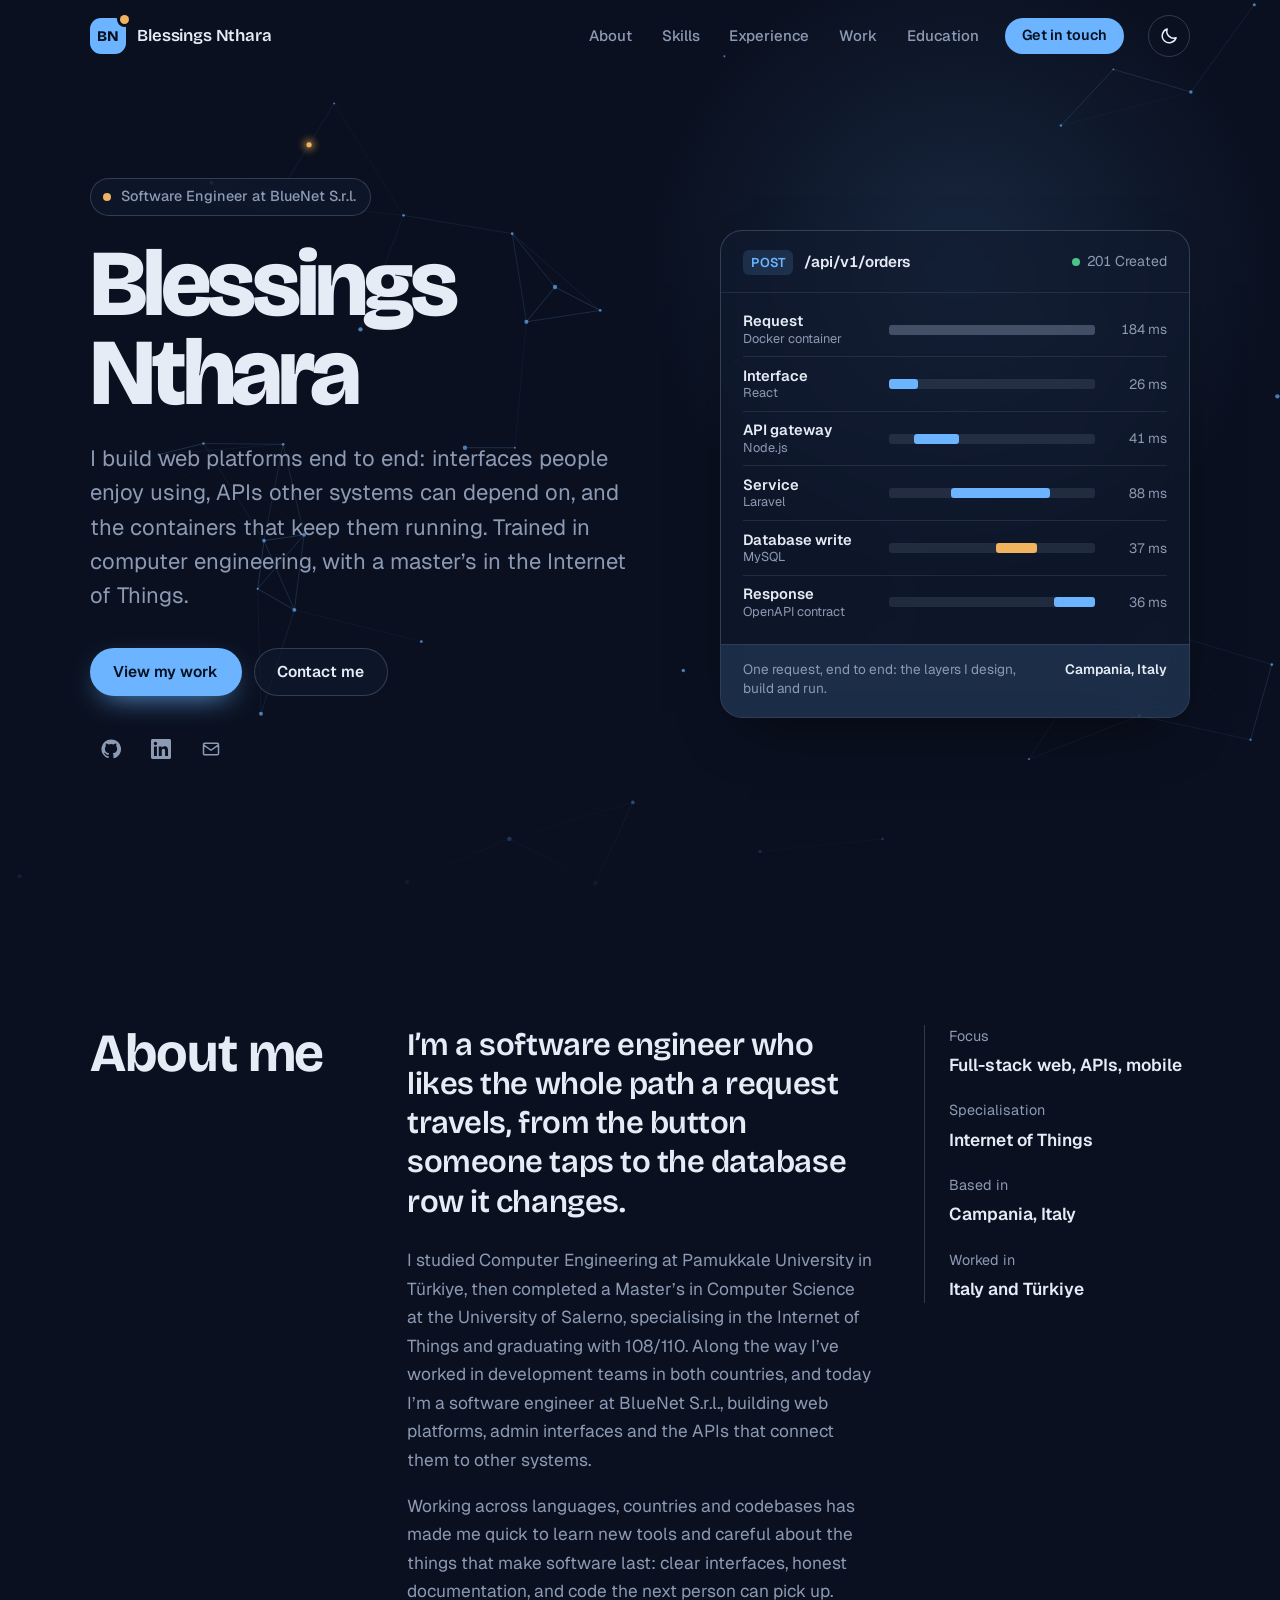
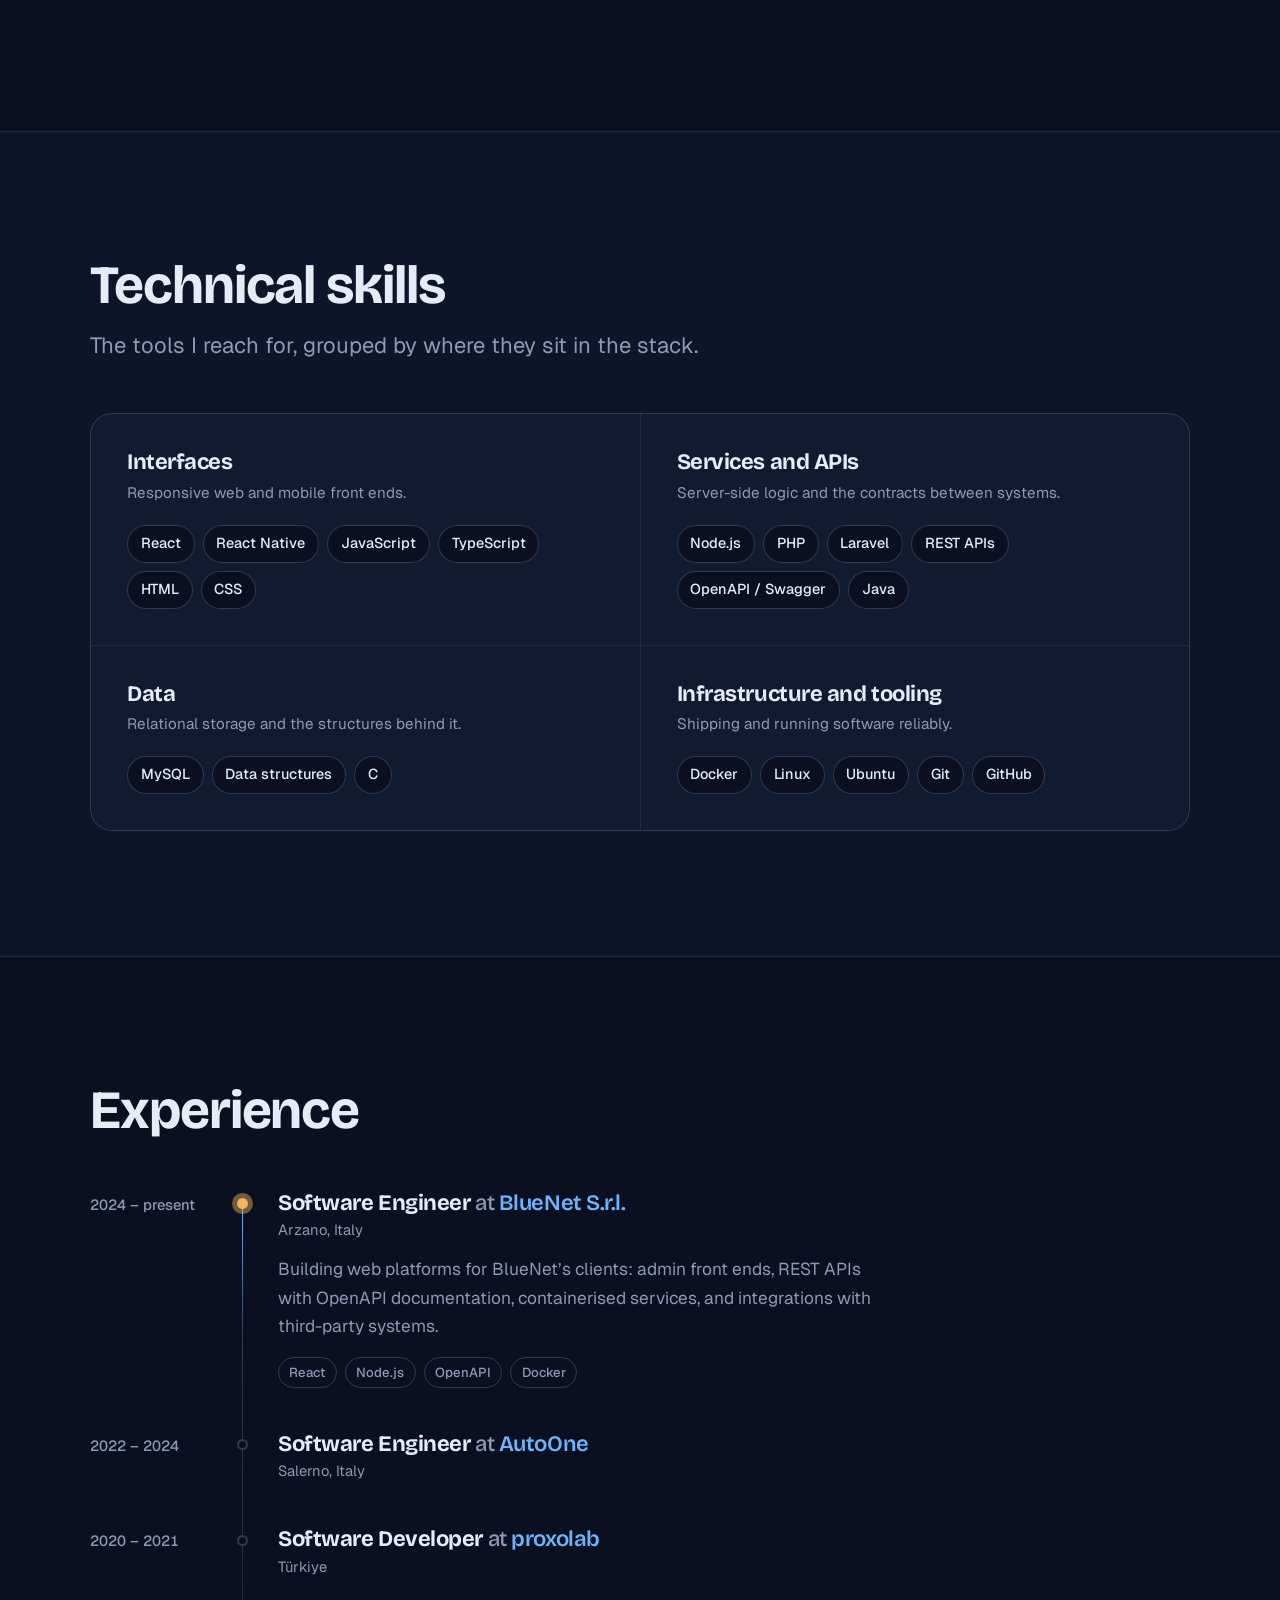
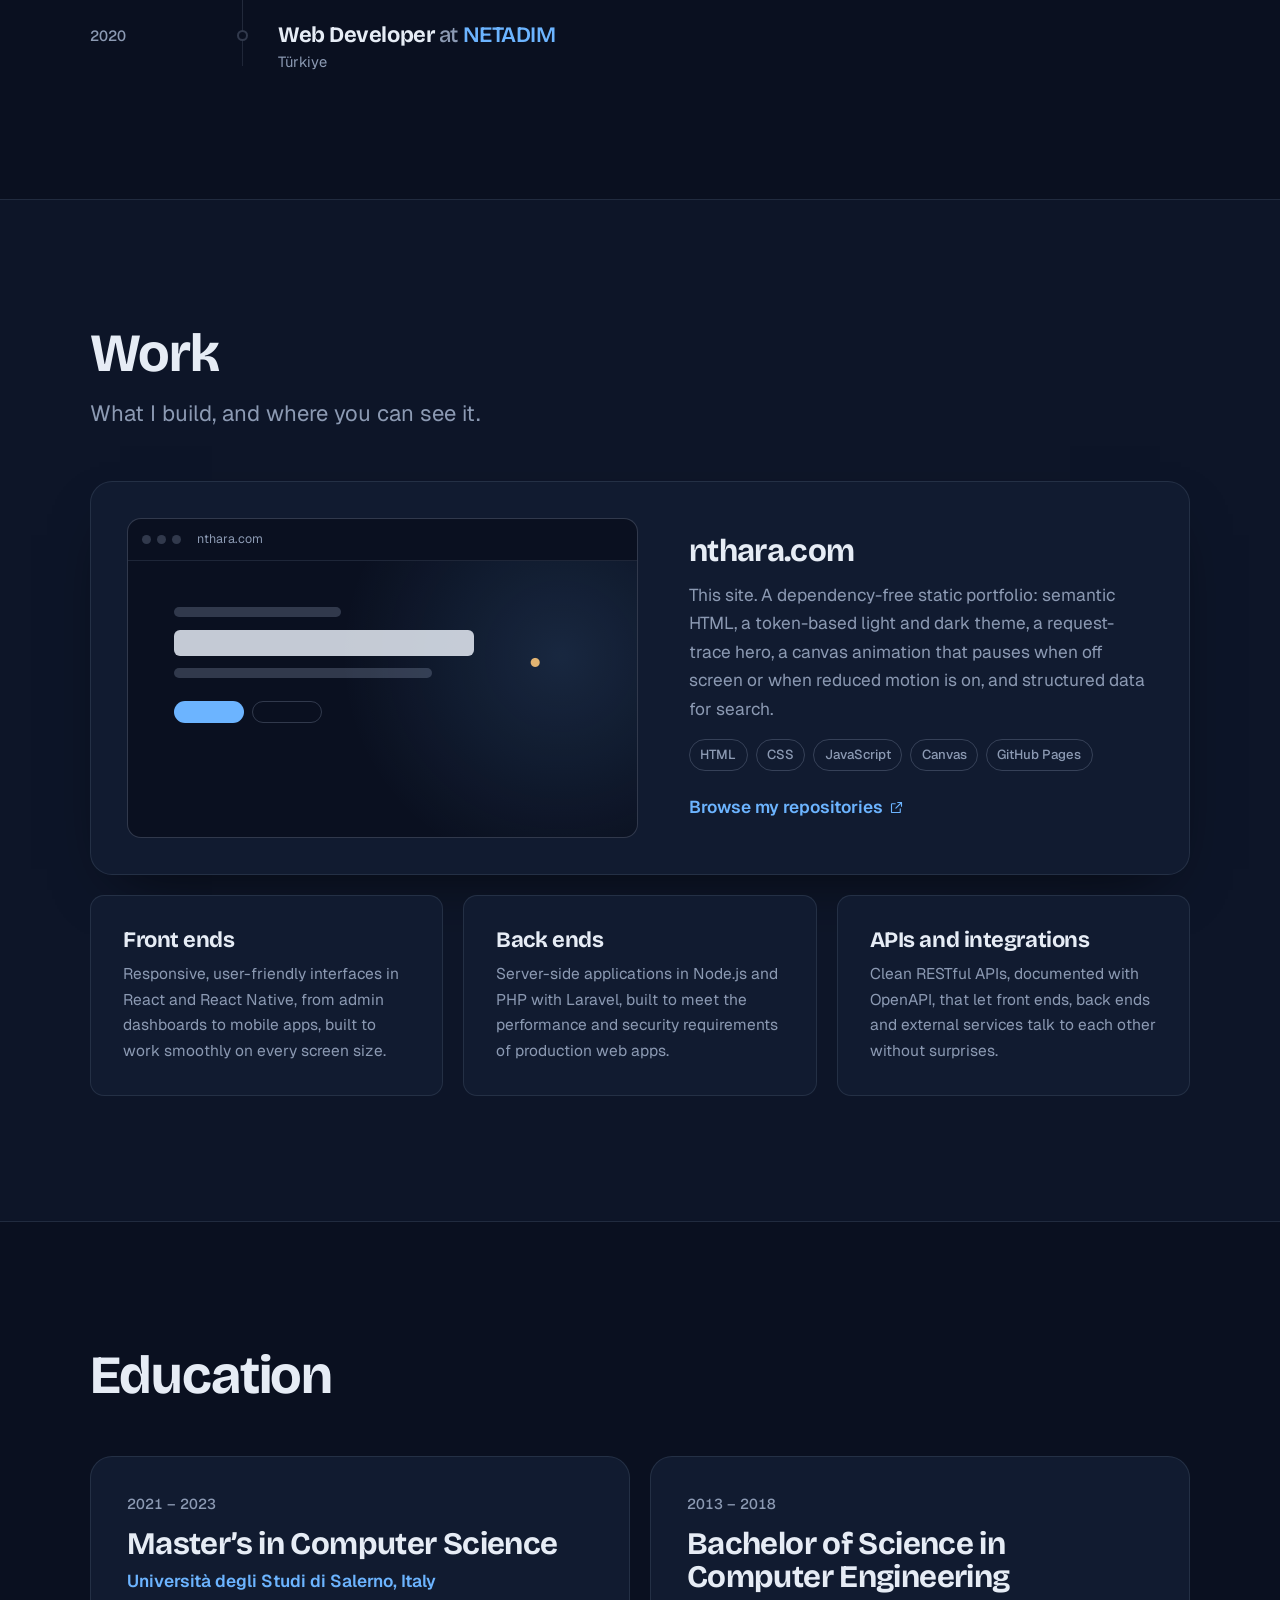
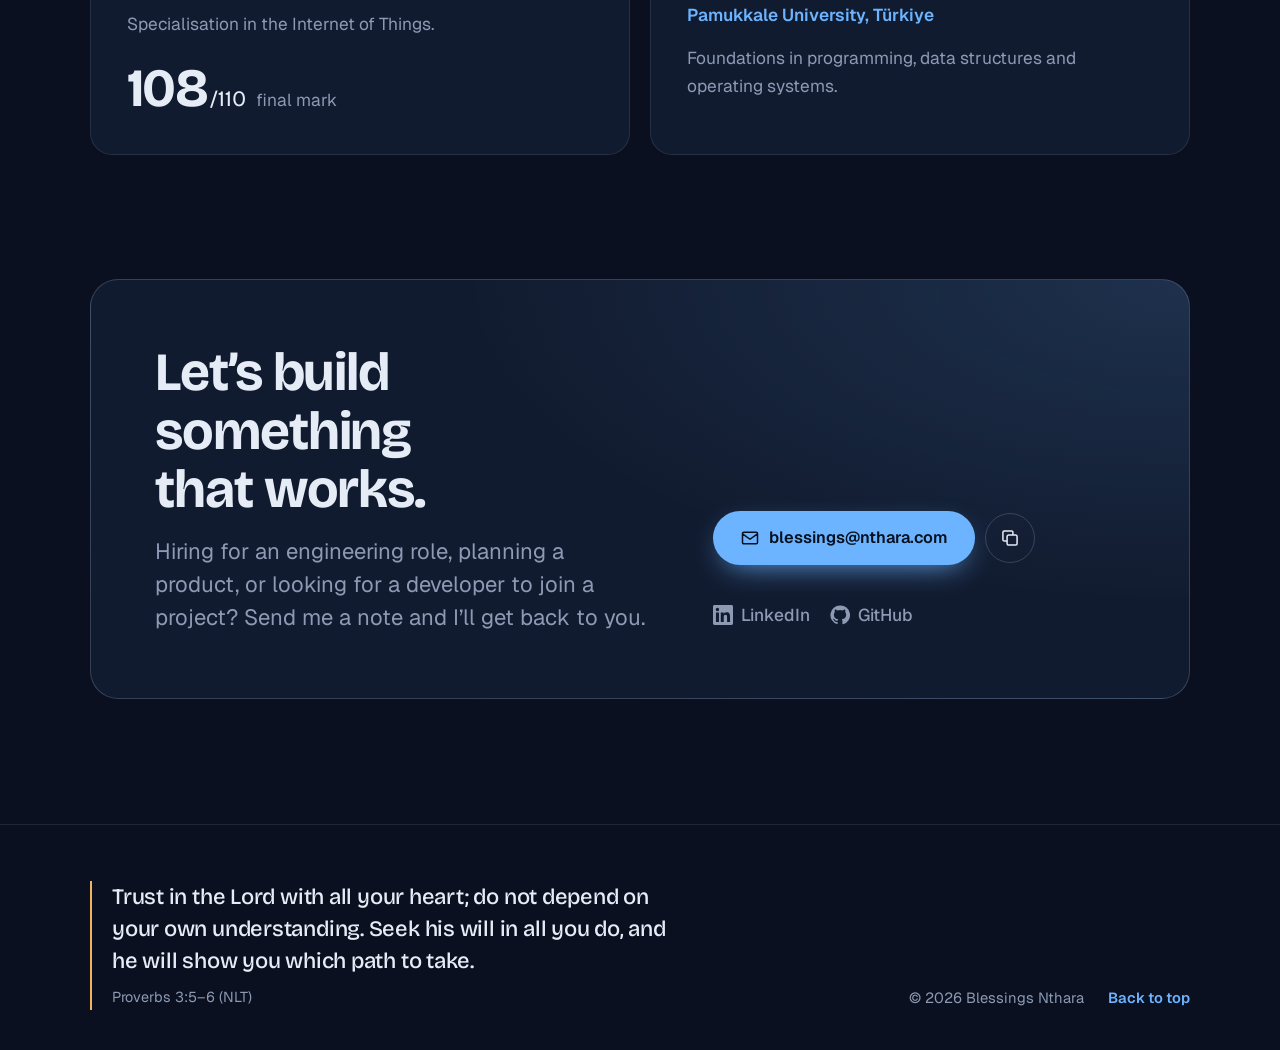
<file: index.html>
<!DOCTYPE html>
<html lang="en" data-theme="dark">
<head>
  <meta charset="UTF-8" />
  <meta name="viewport" content="width=device-width, initial-scale=1, viewport-fit=cover" />
  <title>Blessings Nthara · Software Engineer</title>
  <meta name="description" content="Blessings Nthara is a software engineer in Campania, Italy, building web platforms, REST APIs and mobile apps with React, Node.js, PHP/Laravel and Docker. MSc in Computer Science (IoT), University of Salerno." />
  <meta name="author" content="Blessings Nthara" />
  <link rel="canonical" href="https://www.nthara.com/" />
  <meta name="theme-color" content="#0A1020" media="(prefers-color-scheme: dark)" />
  <meta name="theme-color" content="#F5F7FB" media="(prefers-color-scheme: light)" />

  <!-- Social sharing -->
  <meta property="og:type" content="profile" />
  <meta property="og:site_name" content="Blessings Nthara" />
  <meta property="og:title" content="Blessings Nthara · Software Engineer" />
  <meta property="og:description" content="Web platforms, REST APIs and mobile apps. MSc in Computer Science (IoT), University of Salerno." />
  <meta property="og:url" content="https://www.nthara.com/" />
  <meta property="og:image" content="https://www.nthara.com/img/og-image.png" />
  <meta property="og:image:width" content="1200" />
  <meta property="og:image:height" content="630" />
  <meta property="og:image:alt" content="Blessings Nthara, Software Engineer: web platforms, APIs and IoT" />
  <meta property="profile:first_name" content="Blessings" />
  <meta property="profile:last_name" content="Nthara" />
  <meta name="twitter:card" content="summary_large_image" />
  <meta name="twitter:title" content="Blessings Nthara · Software Engineer" />
  <meta name="twitter:description" content="Web platforms, REST APIs and mobile apps. MSc in Computer Science (IoT)." />
  <meta name="twitter:image" content="https://www.nthara.com/img/og-image.png" />

  <link rel="icon" href="img/favicon.svg" type="image/svg+xml" />
  <link rel="icon" href="img/favicon.png" type="image/png" sizes="32x32" />
  <link rel="apple-touch-icon" href="img/apple-touch-icon.png" />
  <link rel="manifest" href="site.webmanifest" />

  <!-- Apply saved theme before paint to avoid a flash -->
  <script>
    (function () {
      try {
        var t = localStorage.getItem("theme");
        if (t === "light" || t === "dark") document.documentElement.setAttribute("data-theme", t);
      } catch (e) {}
      document.documentElement.classList.add("js");
    })();
  </script>

  <link rel="preconnect" href="https://fonts.googleapis.com" />
  <link rel="preconnect" href="https://fonts.gstatic.com" crossorigin />
  <link rel="stylesheet" href="https://fonts.googleapis.com/css2?family=Bricolage+Grotesque:opsz,wght@12..96,500..800&family=Geist:wght@400..600&display=swap" />
  <link rel="stylesheet" href="css/reset.css" />
  <link rel="stylesheet" href="css/main.css" />

  <script type="application/ld+json">
  {
    "@context": "https://schema.org",
    "@type": "Person",
    "name": "Blessings Nthara",
    "jobTitle": "Software Engineer",
    "url": "https://www.nthara.com/",
    "email": "mailto:blessings@nthara.com",
    "worksFor": { "@type": "Organization", "name": "BlueNet S.r.l." },
    "alumniOf": [
      { "@type": "CollegeOrUniversity", "name": "Università degli Studi di Salerno" },
      { "@type": "CollegeOrUniversity", "name": "Pamukkale University" }
    ],
    "address": { "@type": "PostalAddress", "addressRegion": "Campania", "addressCountry": "IT" },
    "knowsAbout": ["JavaScript", "TypeScript", "React", "React Native", "Node.js", "PHP", "Laravel", "REST APIs", "Docker", "Internet of Things"],
    "sameAs": [
      "https://github.com/Blessings-Nthara",
      "https://www.linkedin.com/in/blessings-nthara-43141270"
    ]
  }
  </script>
</head>

<body>
  <a class="skip-link" href="#main">Skip to content</a>

  <!-- SVG icon sprite -->
  <svg width="0" height="0" class="sprite" aria-hidden="true" focusable="false">
    <symbol id="i-github" viewBox="0 0 24 24"><path fill="currentColor" d="M12 .5a11.5 11.5 0 0 0-3.64 22.41c.58.1.79-.25.79-.56v-2c-3.2.7-3.88-1.37-3.88-1.37-.53-1.33-1.29-1.69-1.29-1.69-1.05-.72.08-.7.08-.7 1.16.08 1.77 1.19 1.77 1.19 1.03 1.77 2.71 1.26 3.37.96.1-.75.4-1.26.73-1.55-2.56-.29-5.25-1.28-5.25-5.69 0-1.26.45-2.29 1.19-3.09-.12-.29-.52-1.46.11-3.05 0 0 .97-.31 3.17 1.18a11 11 0 0 1 5.77 0c2.2-1.49 3.17-1.18 3.17-1.18.63 1.59.23 2.76.11 3.05.74.8 1.19 1.83 1.19 3.09 0 4.42-2.7 5.39-5.27 5.68.41.36.78 1.06.78 2.14v3.17c0 .31.21.67.8.56A11.5 11.5 0 0 0 12 .5Z"/></symbol>
    <symbol id="i-linkedin" viewBox="0 0 24 24"><path fill="currentColor" d="M20.45 20.45h-3.56v-5.57c0-1.33-.02-3.04-1.85-3.04-1.85 0-2.14 1.45-2.14 2.94v5.67H9.34V9h3.42v1.56h.05c.48-.9 1.64-1.85 3.37-1.85 3.6 0 4.27 2.37 4.27 5.46v6.28ZM5.34 7.43a2.06 2.06 0 1 1 0-4.13 2.06 2.06 0 0 1 0 4.13ZM7.12 20.45H3.56V9h3.56v11.45ZM22.22 0H1.77C.79 0 0 .77 0 1.73v20.54C0 23.23.79 24 1.77 24h20.45c.98 0 1.78-.77 1.78-1.73V1.73C24 .77 23.2 0 22.22 0Z"/></symbol>
    <symbol id="i-mail" viewBox="0 0 24 24"><path fill="none" stroke="currentColor" stroke-width="1.8" stroke-linecap="round" stroke-linejoin="round" d="M3 6.5A1.5 1.5 0 0 1 4.5 5h15A1.5 1.5 0 0 1 21 6.5v11a1.5 1.5 0 0 1-1.5 1.5h-15A1.5 1.5 0 0 1 3 17.5v-11Zm0 .5 9 6.5L21 7"/></symbol>
    <symbol id="i-sun" viewBox="0 0 24 24"><g fill="none" stroke="currentColor" stroke-width="1.8" stroke-linecap="round"><circle cx="12" cy="12" r="4.2"/><path d="M12 2v2.2M12 19.8V22M4.2 4.2l1.6 1.6M18.2 18.2l1.6 1.6M2 12h2.2M19.8 12H22M4.2 19.8l1.6-1.6M18.2 5.8l1.6-1.6"/></g></symbol>
    <symbol id="i-moon" viewBox="0 0 24 24"><path fill="none" stroke="currentColor" stroke-width="1.8" stroke-linejoin="round" d="M20.5 14.2A8.5 8.5 0 0 1 9.8 3.5a8.5 8.5 0 1 0 10.7 10.7Z"/></symbol>
    <symbol id="i-copy" viewBox="0 0 24 24"><g fill="none" stroke="currentColor" stroke-width="1.8" stroke-linejoin="round"><rect x="8.5" y="8.5" width="12" height="12" rx="2"/><path d="M15.5 8.5V5a1.5 1.5 0 0 0-1.5-1.5H5A1.5 1.5 0 0 0 3.5 5v9A1.5 1.5 0 0 0 5 15.5h3.5"/></g></symbol>
    <symbol id="i-external" viewBox="0 0 24 24"><path fill="none" stroke="currentColor" stroke-width="1.8" stroke-linecap="round" stroke-linejoin="round" d="M14 4h6v6M20 4l-9 9M18 14v5a1 1 0 0 1-1 1H5a1 1 0 0 1-1-1V7a1 1 0 0 1 1-1h5"/></symbol>
  </svg>

  <header class="site-header" id="top">
    <nav class="nav" aria-label="Primary">
      <a href="#home" class="brand" aria-label="Blessings Nthara, back to top">
        <span class="brand-mark" aria-hidden="true">BN</span>
        <span class="brand-name">Blessings Nthara</span>
      </a>

      <ul class="nav-links" id="nav-links">
        <li><a href="#about">About</a></li>
        <li><a href="#skills">Skills</a></li>
        <li><a href="#experience">Experience</a></li>
        <li><a href="#work">Work</a></li>
        <li><a href="#education">Education</a></li>
        <li class="nav-links-cta"><a href="#contact" class="btn btn-small btn-primary">Get in touch</a></li>
      </ul>

      <div class="nav-actions">
        <button class="icon-btn" id="theme-toggle" type="button" aria-label="Switch to light theme">
          <svg class="icon icon-sun" aria-hidden="true"><use href="#i-sun" /></svg>
          <svg class="icon icon-moon" aria-hidden="true"><use href="#i-moon" /></svg>
        </button>
        <button class="icon-btn menu-btn" id="menu-btn" type="button" aria-expanded="false" aria-controls="nav-links" aria-label="Open menu">
          <span class="menu-bars" aria-hidden="true"></span>
        </button>
      </div>
    </nav>
  </header>

  <main id="main">
    <!-- Hero -->
    <section id="home" class="hero" aria-labelledby="hero-title">
      <canvas class="hero-mesh" id="hero-mesh" aria-hidden="true"></canvas>
      <div class="container hero-grid">
        <div class="hero-copy">
          <p class="status"><span class="led" aria-hidden="true"></span>Software Engineer at BlueNet S.r.l.</p>
          <h1 id="hero-title" class="hero-title">Blessings Nthara</h1>
          <p class="hero-lede">
            I build web platforms end to end: interfaces people enjoy using, APIs other systems can depend on,
            and the containers that keep them running. Trained in computer engineering, with a master’s in the Internet of Things.
          </p>
          <div class="hero-actions">
            <a href="#work" class="btn btn-primary">View my work</a>
            <a href="#contact" class="btn btn-ghost">Contact me</a>
            <!-- To add a CV: place cv.pdf in /docs and uncomment:
            <a href="docs/cv.pdf" class="btn btn-ghost" download>Download CV</a> -->
          </div>
          <ul class="hero-social" aria-label="Profiles">
            <li><a href="https://github.com/Blessings-Nthara" target="_blank" rel="noopener" aria-label="GitHub profile"><svg class="icon" aria-hidden="true"><use href="#i-github" /></svg></a></li>
            <li><a href="https://www.linkedin.com/in/blessings-nthara-43141270" target="_blank" rel="noopener" aria-label="LinkedIn profile"><svg class="icon" aria-hidden="true"><use href="#i-linkedin" /></svg></a></li>
            <li><a href="mailto:blessings@nthara.com" aria-label="Email blessings@nthara.com"><svg class="icon" aria-hidden="true"><use href="#i-mail" /></svg></a></li>
          </ul>
        </div>

        <figure class="trace" aria-labelledby="trace-caption">
          <div class="trace-head">
            <p class="trace-req"><span class="trace-method">POST</span> /api/v1/orders</p>
            <p class="trace-status"><span class="trace-ok" aria-hidden="true"></span>201 Created</p>
          </div>
          <ol class="trace-spans">
            <li style="--start:0;--len:100" class="span-root">
              <span class="span-name">Request<small>Docker container</small></span>
              <span class="span-track"><span class="span-bar"></span></span>
              <span class="span-ms">184 ms</span>
            </li>
            <li style="--start:0;--len:14">
              <span class="span-name">Interface<small>React</small></span>
              <span class="span-track"><span class="span-bar"></span></span>
              <span class="span-ms">26 ms</span>
            </li>
            <li style="--start:12;--len:22">
              <span class="span-name">API gateway<small>Node.js</small></span>
              <span class="span-track"><span class="span-bar"></span></span>
              <span class="span-ms">41 ms</span>
            </li>
            <li style="--start:30;--len:48">
              <span class="span-name">Service<small>Laravel</small></span>
              <span class="span-track"><span class="span-bar"></span></span>
              <span class="span-ms">88 ms</span>
            </li>
            <li style="--start:52;--len:20" class="span-key">
              <span class="span-name">Database write<small>MySQL</small></span>
              <span class="span-track"><span class="span-bar"></span></span>
              <span class="span-ms">37 ms</span>
            </li>
            <li style="--start:80;--len:20">
              <span class="span-name">Response<small>OpenAPI contract</small></span>
              <span class="span-track"><span class="span-bar"></span></span>
              <span class="span-ms">36 ms</span>
            </li>
          </ol>
          <figcaption class="trace-foot" id="trace-caption">
            <span>One request, end to end: the layers I design, build and run.</span>
            <span class="trace-where">Campania, Italy</span>
          </figcaption>
        </figure>
      </div>
    </section>

    <!-- About -->
    <section id="about" class="section" aria-labelledby="about-title">
      <div class="container about-grid">
        <div class="section-head reveal">
          <h2 id="about-title" class="section-title">About me</h2>
        </div>
        <div class="about-body reveal">
          <p class="lead-para">
            I’m a software engineer who likes the whole path a request travels, from the button someone taps to the
            database row it changes.
          </p>
          <p>
            I studied Computer Engineering at Pamukkale University in Türkiye, then completed a Master’s in Computer
            Science at the University of Salerno, specialising in the Internet of Things and graduating with 108/110.
            Along the way I’ve worked in development teams in both countries, and today I’m a software engineer at
            BlueNet S.r.l., building web platforms, admin interfaces and the APIs that connect them to other systems.
          </p>
          <p>
            Working across languages, countries and codebases has made me quick to learn new tools and careful about
            the things that make software last: clear interfaces, honest documentation, and code the next person can
            pick up.
          </p>
        </div>
        <dl class="facts reveal">
          <div><dt>Focus</dt><dd>Full-stack web, APIs, mobile</dd></div>
          <div><dt>Specialisation</dt><dd>Internet of Things</dd></div>
          <div><dt>Based in</dt><dd>Campania, Italy</dd></div>
          <div><dt>Worked in</dt><dd>Italy and Türkiye</dd></div>
        </dl>
      </div>
    </section>

    <!-- Skills -->
    <section id="skills" class="section section-alt" aria-labelledby="skills-title">
      <div class="container">
        <div class="section-head reveal">
          <h2 id="skills-title" class="section-title">Technical skills</h2>
          <p class="section-intro">The tools I reach for, grouped by where they sit in the stack.</p>
        </div>

        <div class="stack reveal">
          <article class="stack-layer">
            <h3>Interfaces</h3>
            <p>Responsive web and mobile front ends.</p>
            <ul class="chips">
              <li>React</li><li>React Native</li><li>JavaScript</li><li>TypeScript</li><li>HTML</li><li>CSS</li>
            </ul>
          </article>
          <article class="stack-layer">
            <h3>Services and APIs</h3>
            <p>Server-side logic and the contracts between systems.</p>
            <ul class="chips">
              <li>Node.js</li><li>PHP</li><li>Laravel</li><li>REST APIs</li><li>OpenAPI / Swagger</li><li>Java</li>
            </ul>
          </article>
          <article class="stack-layer">
            <h3>Data</h3>
            <p>Relational storage and the structures behind it.</p>
            <ul class="chips">
              <li>MySQL</li><li>Data structures</li><li>C</li>
            </ul>
          </article>
          <article class="stack-layer">
            <h3>Infrastructure and tooling</h3>
            <p>Shipping and running software reliably.</p>
            <ul class="chips">
              <li>Docker</li><li>Linux</li><li>Ubuntu</li><li>Git</li><li>GitHub</li>
            </ul>
          </article>
        </div>
      </div>
    </section>

    <!-- Experience -->
    <section id="experience" class="section" aria-labelledby="experience-title">
      <div class="container">
        <div class="section-head reveal">
          <h2 id="experience-title" class="section-title">Experience</h2>
        </div>

        <ol class="timeline">
          <li class="timeline-item is-current reveal">
            <div class="timeline-when">2024 – present</div>
            <div class="timeline-body">
              <h3>Software Engineer <span class="at">BlueNet S.r.l.</span></h3>
              <p class="where">Arzano, Italy</p>
              <p>
                Building web platforms for BlueNet’s clients: admin front ends, REST APIs with OpenAPI documentation,
                containerised services, and integrations with third-party systems.
              </p>
              <ul class="chips chips-quiet"><li>React</li><li>Node.js</li><li>OpenAPI</li><li>Docker</li></ul>
            </div>
          </li>
          <li class="timeline-item reveal">
            <div class="timeline-when">2022 – 2024</div>
            <div class="timeline-body">
              <h3>Software Engineer <span class="at">AutoOne</span></h3>
              <p class="where">Salerno, Italy</p>
            </div>
          </li>
          <li class="timeline-item reveal">
            <div class="timeline-when">2020 – 2021</div>
            <div class="timeline-body">
              <h3>Software Developer <span class="at">proxolab</span></h3>
              <p class="where">Türkiye</p>
            </div>
          </li>
          <li class="timeline-item reveal">
            <div class="timeline-when">2020</div>
            <div class="timeline-body">
              <h3>Web Developer <span class="at">NETADIM</span></h3>
              <p class="where">Türkiye</p>
            </div>
          </li>
        </ol>
      </div>
    </section>

    <!-- Work -->
    <section id="work" class="section section-alt" aria-labelledby="work-title">
      <div class="container">
        <div class="section-head reveal">
          <h2 id="work-title" class="section-title">Work</h2>
          <p class="section-intro">What I build, and where you can see it.</p>
        </div>

        <div class="work-grid">
          <article class="work-feature reveal">
            <div class="work-preview" aria-hidden="true">
              <div class="preview-bar"><span></span><span></span><span></span><em>nthara.com</em></div>
              <div class="preview-body">
                <div class="preview-line w60"></div>
                <div class="preview-line w90 big"></div>
                <div class="preview-line w75"></div>
                <div class="preview-pills"><span></span><span></span></div>
              </div>
            </div>
            <div class="work-copy">
              <h3>nthara.com</h3>
              <p>
                This site. A dependency-free static portfolio: semantic HTML, a token-based light and dark theme,
                a request-trace hero, a canvas animation that pauses when off screen or when reduced motion is on, and structured data for search.
              </p>
              <ul class="chips chips-quiet"><li>HTML</li><li>CSS</li><li>JavaScript</li><li>Canvas</li><li>GitHub Pages</li></ul>
              <div class="work-links">
                <a href="https://github.com/Blessings-Nthara?tab=repositories" target="_blank" rel="noopener" class="text-link">
                  Browse my repositories <svg class="icon icon-sm" aria-hidden="true"><use href="#i-external" /></svg>
                </a>
              </div>
            </div>
          </article>

          <!--
            To add a project, copy this block:
            <article class="work-card reveal">
              <h3>Project name</h3>
              <p>What it does and what you did.</p>
              <ul class="chips chips-quiet"><li>Tech</li></ul>
              <div class="work-links">
                <a href="https://github.com/..." class="text-link" target="_blank" rel="noopener">Source</a>
                <a href="https://..." class="text-link" target="_blank" rel="noopener">Live demo</a>
              </div>
            </article>
          -->

          <article class="work-card reveal">
            <h3>Front ends</h3>
            <p>
              Responsive, user-friendly interfaces in React and React Native, from admin dashboards to mobile apps,
              built to work smoothly on every screen size.
            </p>
          </article>
          <article class="work-card reveal">
            <h3>Back ends</h3>
            <p>
              Server-side applications in Node.js and PHP with Laravel, built to meet the performance and security
              requirements of production web apps.
            </p>
          </article>
          <article class="work-card reveal">
            <h3>APIs and integrations</h3>
            <p>
              Clean RESTful APIs, documented with OpenAPI, that let front ends, back ends and external services talk
              to each other without surprises.
            </p>
          </article>
        </div>
      </div>
    </section>

    <!-- Education -->
    <section id="education" class="section" aria-labelledby="education-title">
      <div class="container">
        <div class="section-head reveal">
          <h2 id="education-title" class="section-title">Education</h2>
        </div>
        <div class="edu-grid">
          <article class="edu reveal">
            <p class="edu-years">2021 – 2023</p>
            <h3>Master’s in Computer Science</h3>
            <p class="edu-school">Università degli Studi di Salerno, Italy</p>
            <p>Specialisation in the Internet of Things.</p>
            <p class="edu-grade"><strong>108</strong><span>/110</span> final mark</p>
          </article>
          <article class="edu reveal">
            <p class="edu-years">2013 – 2018</p>
            <h3>Bachelor of Science in Computer Engineering</h3>
            <p class="edu-school">Pamukkale University, Türkiye</p>
            <p>Foundations in programming, data structures and operating systems.</p>
          </article>
        </div>
        <!-- Certifications: add a .edu article here when you have one to list. -->
      </div>
    </section>

    <!-- Contact -->
    <section id="contact" class="section contact" aria-labelledby="contact-title">
      <div class="container">
        <div class="contact-panel reveal">
          <div class="contact-copy">
            <h2 id="contact-title" class="contact-title">Let’s build something that works.</h2>
            <p>
              Hiring for an engineering role, planning a product, or looking for a developer to join a project?
              Send me a note and I’ll get back to you.
            </p>
          </div>
          <div class="contact-actions">
            <div class="email-row">
              <a class="btn btn-primary btn-large" href="mailto:blessings@nthara.com">
                <svg class="icon" aria-hidden="true"><use href="#i-mail" /></svg>blessings@nthara.com
              </a>
              <button class="icon-btn copy-btn" type="button" id="copy-email" data-email="blessings@nthara.com" aria-label="Copy email address">
                <svg class="icon" aria-hidden="true"><use href="#i-copy" /></svg>
              </button>
            </div>
            <p class="copy-status" id="copy-status" role="status" aria-live="polite"></p>
            <ul class="contact-links">
              <li><a href="https://www.linkedin.com/in/blessings-nthara-43141270" target="_blank" rel="noopener"><svg class="icon" aria-hidden="true"><use href="#i-linkedin" /></svg>LinkedIn</a></li>
              <li><a href="https://github.com/Blessings-Nthara" target="_blank" rel="noopener"><svg class="icon" aria-hidden="true"><use href="#i-github" /></svg>GitHub</a></li>
            </ul>
          </div>
        </div>
      </div>
    </section>
  </main>

  <footer class="site-footer">
    <div class="container footer-grid">
      <blockquote class="verse">
        <p>Trust in the Lord with all your heart; do not depend on your own understanding. Seek his will in all you do, and he will show you which path to take.</p>
        <cite>Proverbs 3:5–6 (NLT)</cite>
      </blockquote>
      <div class="footer-meta">
        <p>&copy; <span id="year">2026</span> Blessings Nthara</p>
        <a href="#home" class="text-link">Back to top</a>
      </div>
    </div>
  </footer>

  <script src="js/main.js" defer></script>
</body>
</html>
</file>
<file: css/main.css>
/* ==========================================================================
   nthara.com — design tokens
   ========================================================================== */
:root {
  /* Dark (default) */
  --bg: #0a1020;
  --bg-alt: #0d1528;
  --surface: #111b30;
  --surface-2: #16223b;
  --glass: rgba(17, 27, 48, 0.62);
  --line: rgba(140, 154, 179, 0.16);
  --line-strong: rgba(140, 154, 179, 0.3);
  --text: #e6ecf5;
  --muted: #8c9ab3;
  --signal: #6cb4ff;
  --signal-soft: rgba(108, 180, 255, 0.14);
  --on-signal: #06101f;
  --ember: #f2b35e;
  --ember-glow: rgba(242, 179, 94, 0.45);
  --ok: #4cc38a;
  --shadow: 0 24px 60px -30px rgba(0, 0, 0, 0.75);
  --mesh-line: 108, 180, 255;
  --mesh-alpha: 0.22;

  --font-display: "Bricolage Grotesque", "Avenir Next", "Segoe UI", system-ui, sans-serif;
  --font-body: "Geist", "Segoe UI", system-ui, -apple-system, sans-serif;

  --step--1: clamp(0.84rem, 0.82rem + 0.1vw, 0.9rem);
  --step-0: clamp(1rem, 0.97rem + 0.15vw, 1.08rem);
  --step-1: clamp(1.2rem, 1.12rem + 0.35vw, 1.38rem);
  --step-2: clamp(1.5rem, 1.32rem + 0.8vw, 2rem);
  --step-3: clamp(2.1rem, 1.6rem + 2.2vw, 3.4rem);
  --step-4: clamp(2.9rem, 1.9rem + 5vw, 6.2rem);

  --radius-lg: 22px;
  --radius-md: 14px;
  --radius-sm: 999px;
  --gutter: clamp(1.25rem, 0.8rem + 2.2vw, 2.5rem);
  --section-space: clamp(4.5rem, 3rem + 6vw, 8.5rem);
  --header-h: 72px;
  --ease: cubic-bezier(0.22, 1, 0.36, 1);

  color-scheme: dark;
}

:root[data-theme="light"] {
  --bg: #f5f7fb;
  --bg-alt: #edf1f8;
  --surface: #ffffff;
  --surface-2: #f2f5fa;
  --glass: rgba(255, 255, 255, 0.72);
  --line: rgba(15, 26, 44, 0.1);
  --line-strong: rgba(15, 26, 44, 0.2);
  --text: #0f1a2c;
  --muted: #56627a;
  --signal: #1d5fd1;
  --signal-soft: rgba(29, 95, 209, 0.1);
  --on-signal: #ffffff;
  --ember: #b8690f;
  --ember-glow: rgba(184, 105, 15, 0.35);
  --ok: #1f8a57;
  --shadow: 0 24px 50px -30px rgba(15, 26, 44, 0.35);
  --mesh-line: 29, 95, 209;
  --mesh-alpha: 0.16;
  color-scheme: light;
}

/* ==========================================================================
   Base
   ========================================================================== */
html {
  scroll-behavior: smooth;
  scroll-padding-top: calc(var(--header-h) + 16px);
  -webkit-text-size-adjust: 100%;
}

body {
  background: var(--bg);
  color: var(--text);
  font-family: var(--font-body);
  font-size: var(--step-0);
  line-height: 1.65;
  -webkit-font-smoothing: antialiased;
  text-rendering: optimizeLegibility;
  overflow-x: hidden;
  padding-bottom: env(safe-area-inset-bottom, 0px);
  transition: background-color 0.4s var(--ease), color 0.4s var(--ease);
}

h1, h2, h3 {
  font-family: var(--font-display);
  line-height: 1.08;
  letter-spacing: -0.02em;
  font-weight: 700;
  text-wrap: balance;
}

p { text-wrap: pretty; }

a { color: inherit; }
ol { list-style: none; }

::selection { background: var(--signal); color: var(--on-signal); }

:focus-visible {
  outline: 2px solid var(--signal);
  outline-offset: 3px;
  border-radius: 6px;
}

.sprite { position: absolute; width: 0; height: 0; overflow: hidden; }

.icon { width: 20px; height: 20px; flex: none; display: inline-block; }
.icon-sm { width: 15px; height: 15px; }

.container {
  width: 100%;
  max-width: 1180px;
  margin: 0 auto;
  padding-left: max(var(--gutter), env(safe-area-inset-left, 0px));
  padding-right: max(var(--gutter), env(safe-area-inset-right, 0px));
}
.container.narrow { max-width: 920px; }

.skip-link {
  position: fixed;
  left: 16px;
  top: -60px;
  z-index: 200;
  background: var(--signal);
  color: var(--on-signal);
  padding: 10px 16px;
  border-radius: 10px;
  font-weight: 600;
  transition: top 0.2s;
}
.skip-link:focus { top: calc(12px + env(safe-area-inset-top, 0px)); }

/* ==========================================================================
   Buttons and links
   ========================================================================== */
.btn {
  --btn-pad: 0.85rem 1.4rem;
  display: inline-flex;
  align-items: center;
  justify-content: center;
  gap: 0.6rem;
  padding: var(--btn-pad);
  border-radius: var(--radius-sm);
  font-weight: 600;
  font-size: 0.97rem;
  line-height: 1.2;
  white-space: nowrap;
  cursor: pointer;
  border: 1px solid transparent;
  transition: transform 0.25s var(--ease), background-color 0.25s, border-color 0.25s, box-shadow 0.25s, color 0.25s;
}
.btn:active { transform: translateY(1px) scale(0.99); }

.btn-primary {
  background: var(--signal);
  color: var(--on-signal);
  box-shadow: 0 10px 30px -12px var(--signal);
}
.btn-primary:hover { transform: translateY(-2px); box-shadow: 0 16px 36px -14px var(--signal); }

.btn-ghost {
  background: var(--glass);
  border-color: var(--line-strong);
  color: var(--text);
  -webkit-backdrop-filter: blur(10px);
  backdrop-filter: blur(10px);
}
.btn-ghost:hover { border-color: var(--signal); transform: translateY(-2px); }

.btn-small { --btn-pad: 0.55rem 1rem; font-size: 0.9rem; box-shadow: none; }
.btn-large { --btn-pad: 1rem 1.6rem; font-size: 1.02rem; }

.icon-btn {
  display: inline-grid;
  place-items: center;
  width: 42px;
  height: 42px;
  border-radius: 50%;
  background: transparent;
  color: var(--text);
  border: 1px solid var(--line-strong);
  cursor: pointer;
  transition: border-color 0.25s, background-color 0.25s, transform 0.25s var(--ease);
}
.icon-btn:hover { border-color: var(--signal); background: var(--signal-soft); }

.text-link {
  display: inline-flex;
  align-items: center;
  gap: 0.4rem;
  color: var(--signal);
  font-weight: 600;
  background-image: linear-gradient(currentColor, currentColor);
  background-size: 0% 1px;
  background-position: 0 100%;
  background-repeat: no-repeat;
  transition: background-size 0.35s var(--ease);
}
.text-link:hover { background-size: 100% 1px; }

/* ==========================================================================
   Header and navigation
   ========================================================================== */
.site-header {
  position: fixed;
  inset: 0 0 auto;
  z-index: 100;
  padding-top: env(safe-area-inset-top, 0px);
  transition: background-color 0.35s, border-color 0.35s, -webkit-backdrop-filter 0.35s, backdrop-filter 0.35s;
  border-bottom: 1px solid transparent;
}
.site-header.is-scrolled {
  background: var(--glass);
  border-bottom-color: var(--line);
  -webkit-backdrop-filter: saturate(160%) blur(14px);
  backdrop-filter: saturate(160%) blur(14px);
}

.nav {
  max-width: 1180px;
  margin: 0 auto;
  height: var(--header-h);
  padding: 0 max(var(--gutter), env(safe-area-inset-left, 0px));
  display: flex;
  align-items: center;
  gap: 1.5rem;
}

.brand { display: inline-flex; align-items: center; gap: 0.7rem; font-weight: 600; margin-right: auto; }
.brand-mark {
  display: grid;
  place-items: center;
  width: 36px;
  height: 36px;
  border-radius: 11px;
  font-family: var(--font-display);
  font-weight: 800;
  font-size: 0.92rem;
  letter-spacing: -0.02em;
  color: var(--on-signal);
  background: var(--signal);
  position: relative;
}
.brand-mark::after {
  content: "";
  position: absolute;
  right: -3px;
  top: -3px;
  width: 9px;
  height: 9px;
  border-radius: 50%;
  background: var(--ember);
  box-shadow: 0 0 0 3px var(--bg);
}
.brand-name { font-family: var(--font-display); font-size: 1.05rem; letter-spacing: -0.01em; }

.nav-links { display: flex; align-items: center; gap: 0.25rem; }
.nav-links a:not(.btn) {
  display: block;
  padding: 0.5rem 0.8rem;
  border-radius: var(--radius-sm);
  color: var(--muted);
  font-size: 0.94rem;
  font-weight: 500;
  transition: color 0.2s, background-color 0.2s;
}
.nav-links a:not(.btn):hover { color: var(--text); }
.nav-links a.is-active { color: var(--text); background: var(--signal-soft); }
.nav-links-cta { margin-left: 0.6rem; }

.nav-actions { display: flex; align-items: center; gap: 0.5rem; }

.icon-sun { display: none; }
:root[data-theme="light"] .icon-sun { display: inline-block; }
:root[data-theme="light"] .icon-moon { display: none; }

.menu-btn { display: none; }
.menu-bars, .menu-bars::before, .menu-bars::after {
  display: block;
  width: 18px;
  height: 1.8px;
  background: currentColor;
  border-radius: 2px;
  transition: transform 0.3s var(--ease), opacity 0.2s;
}
.menu-bars { position: relative; }
.menu-bars::before, .menu-bars::after { content: ""; position: absolute; left: 0; }
.menu-bars::before { top: -6px; }
.menu-bars::after { top: 6px; }
.menu-btn[aria-expanded="true"] .menu-bars { background: transparent; }
.menu-btn[aria-expanded="true"] .menu-bars::before { transform: translateY(6px) rotate(45deg); }
.menu-btn[aria-expanded="true"] .menu-bars::after { transform: translateY(-6px) rotate(-45deg); }

/* ==========================================================================
   Hero
   ========================================================================== */
.hero {
  position: relative;
  min-height: 100vh;
  min-height: 100svh;
  display: flex;
  align-items: center;
  padding: calc(var(--header-h) + 3rem + env(safe-area-inset-top, 0px)) 0 4.5rem;
  overflow: hidden;
  isolation: isolate;
}
.hero::before {
  content: "";
  position: absolute;
  inset: -20% -10% auto auto;
  width: 70vw;
  height: 70vw;
  max-width: 900px;
  max-height: 900px;
  background: radial-gradient(closest-side, var(--signal-soft), transparent 70%);
  z-index: -2;
  pointer-events: none;
}
.hero::after {
  content: "";
  position: absolute;
  inset: auto 0 0;
  height: 180px;
  background: linear-gradient(to bottom, transparent, var(--bg));
  z-index: -1;
  pointer-events: none;
}
.hero-mesh { position: absolute; inset: 0; width: 100%; height: 100%; z-index: -1; }

.hero-grid {
  display: grid;
  grid-template-columns: minmax(0, 1.2fr) minmax(0, 1fr);
  align-items: center;
  gap: clamp(2rem, 5vw, 5rem);
}

.status {
  display: inline-flex;
  align-items: center;
  gap: 0.6rem;
  padding: 0.4rem 0.9rem 0.4rem 0.75rem;
  border: 1px solid var(--line-strong);
  border-radius: var(--radius-sm);
  background: var(--glass);
  -webkit-backdrop-filter: blur(10px);
  backdrop-filter: blur(10px);
  color: var(--muted);
  font-size: 0.9rem;
  font-weight: 500;
}

.led {
  width: 8px;
  height: 8px;
  border-radius: 50%;
  background: var(--ember);
  box-shadow: 0 0 0 0 var(--ember-glow);
  flex: none;
}

.hero-title {
  font-size: var(--step-4);
  font-weight: 800;
  letter-spacing: -0.045em;
  line-height: 0.95;
  margin: 1.4rem 0 1.5rem;
  font-variation-settings: "opsz" 96;
}

.hero-lede {
  max-width: 36rem;
  font-size: var(--step-1);
  line-height: 1.55;
  color: var(--muted);
}

.hero-actions { display: flex; flex-wrap: wrap; gap: 0.75rem; margin-top: 2.2rem; }

.hero-social { display: flex; gap: 0.5rem; margin-top: 2rem; }
.hero-social a {
  display: grid;
  place-items: center;
  width: 42px;
  height: 42px;
  border-radius: 50%;
  color: var(--muted);
  transition: color 0.2s, background-color 0.2s;
}
.hero-social a:hover { color: var(--text); background: var(--signal-soft); }

/* Hero request trace */
.trace {
  justify-self: end;
  width: min(100%, 470px);
  border-radius: var(--radius-lg);
  border: 1px solid var(--line-strong);
  background: var(--glass);
  -webkit-backdrop-filter: blur(14px);
  backdrop-filter: blur(14px);
  box-shadow: var(--shadow);
  overflow: hidden;
  font-variant-numeric: tabular-nums;
}
.trace-head {
  display: flex;
  align-items: center;
  justify-content: space-between;
  gap: 1rem;
  padding: 1.1rem 1.35rem;
  border-bottom: 1px solid var(--line);
}
.trace-req { font-weight: 600; font-size: 0.95rem; overflow-wrap: anywhere; }
.trace-method {
  display: inline-block;
  margin-right: 0.45rem;
  padding: 0.1rem 0.5rem;
  border-radius: 6px;
  background: var(--signal-soft);
  color: var(--signal);
  font-size: 0.8rem;
  font-weight: 600;
}
.trace-status { display: inline-flex; align-items: center; gap: 0.45rem; color: var(--muted); font-size: 0.88rem; white-space: nowrap; }
.trace-ok { width: 8px; height: 8px; border-radius: 50%; background: var(--ok); }

.trace-spans { padding: 0.6rem 1.35rem 0.9rem; }
.trace-spans li {
  display: grid;
  grid-template-columns: 8.25rem minmax(0, 1fr) 3.6rem;
  align-items: center;
  gap: 0.9rem;
  padding: 0.6rem 0;
}
.trace-spans li + li { border-top: 1px solid var(--line); }
.span-name { font-size: 0.92rem; font-weight: 600; line-height: 1.25; }
.span-name small { display: block; font-size: 0.8rem; font-weight: 400; color: var(--muted); }
.span-track {
  position: relative;
  height: 10px;
  border-radius: 3px;
  background: var(--line);
}
.span-bar {
  position: absolute;
  top: 0;
  bottom: 0;
  left: calc(var(--start) * 1%);
  width: calc(var(--len) * 1%);
  border-radius: 3px;
  background: var(--signal);
  transform-origin: left center;
}
.span-root .span-bar { background: var(--line-strong); }
.span-key .span-bar { background: var(--ember); }
.span-key .span-name { color: var(--text); }
.span-ms { text-align: right; color: var(--muted); font-size: 0.85rem; }

.trace-foot {
  display: flex;
  justify-content: space-between;
  align-items: baseline;
  gap: 1rem;
  padding: 0.95rem 1.35rem 1.1rem;
  border-top: 1px solid var(--line);
  background: var(--signal-soft);
  color: var(--muted);
  font-size: 0.85rem;
  line-height: 1.45;
}
.trace-where { color: var(--text); font-weight: 600; white-space: nowrap; }

/* Page-load sequence (one orchestrated moment) */
.js .hero-copy > *, .js .trace {
  opacity: 0;
  transform: translateY(14px);
  animation: rise 0.9s var(--ease) forwards;
}
.js .hero-copy > :nth-child(1) { animation-delay: 0.05s; }
.js .hero-copy > :nth-child(2) { animation-delay: 0.15s; }
.js .hero-copy > :nth-child(3) { animation-delay: 0.27s; }
.js .hero-copy > :nth-child(4) { animation-delay: 0.38s; }
.js .hero-copy > :nth-child(5) { animation-delay: 0.48s; }
.js .trace { animation-delay: 0.2s; }
.js .span-bar { transform: scaleX(0); animation: grow 0.7s var(--ease) forwards; animation-delay: calc(0.55s + var(--start) * 0.012s); }
@keyframes grow { to { transform: scaleX(1); } }
@keyframes rise { to { opacity: 1; transform: none; } }

/* ==========================================================================
   Sections
   ========================================================================== */
.section { padding: var(--section-space) 0; position: relative; }
.section-alt { background: var(--bg-alt); border-block: 1px solid var(--line); }

.section-head { margin-bottom: clamp(2rem, 4vw, 3.5rem); max-width: 40rem; }
.section-title { font-size: var(--step-3); }
.section-intro { margin-top: 0.9rem; color: var(--muted); font-size: var(--step-1); line-height: 1.5; }

/* Reveal on scroll (only when JS is running) */
.js .reveal { opacity: 0; transform: translateY(18px); transition: opacity 0.8s var(--ease), transform 0.8s var(--ease); }
.js .reveal.is-visible { opacity: 1; transform: none; }

/* About */
.about-grid {
  display: grid;
  grid-template-columns: minmax(0, 0.8fr) minmax(0, 1.4fr) minmax(0, 0.8fr);
  gap: clamp(1.5rem, 4vw, 4rem);
  align-items: start;
}
.about-grid .section-head { margin-bottom: 0; }
.about-body { max-width: 38rem; }
.about-body p + p { margin-top: 1.1rem; }
.about-body p { color: var(--muted); }
.about-body .lead-para {
  font-family: var(--font-display);
  font-size: var(--step-2);
  line-height: 1.25;
  font-weight: 600;
  letter-spacing: -0.015em;
  color: var(--text);
  margin-bottom: 1.6rem;
}
.facts { display: grid; gap: 1.25rem; padding-left: 1.5rem; border-left: 1px solid var(--line-strong); }
.facts dt { color: var(--muted); font-size: var(--step--1); }
.facts dd { font-weight: 600; margin-top: 0.15rem; }

/* Skills: a layered stack */
.stack { display: grid; grid-template-columns: repeat(2, minmax(0, 1fr)); gap: 1px; background: var(--line); border: 1px solid var(--line); border-radius: var(--radius-lg); overflow: hidden; }
.stack-layer {
  background: var(--surface);
  padding: clamp(1.5rem, 3vw, 2.25rem);
  position: relative;
  transition: background-color 0.3s;
}
.stack-layer:hover { background: var(--surface-2); }
.stack-layer h3 { font-size: var(--step-1); margin-bottom: 0.35rem; }
.stack-layer > p { color: var(--muted); font-size: 0.95rem; margin-bottom: 1.25rem; }

.chips { display: flex; flex-wrap: wrap; gap: 0.5rem; }
.chips li {
  padding: 0.38rem 0.8rem;
  border-radius: var(--radius-sm);
  font-size: 0.9rem;
  font-weight: 500;
  border: 1px solid var(--line-strong);
  background: var(--bg);
  transition: border-color 0.2s, color 0.2s, transform 0.2s var(--ease);
}
.stack-layer .chips li:hover { border-color: var(--signal); color: var(--signal); transform: translateY(-1px); }
.chips-quiet { margin-top: 1rem; }
.chips-quiet li { font-size: 0.82rem; padding: 0.25rem 0.65rem; background: transparent; color: var(--muted); }

/* Experience timeline */
.timeline { position: relative; max-width: 880px; }
.timeline::before {
  content: "";
  position: absolute;
  left: 9.5rem;
  top: 0.5rem;
  bottom: 0.5rem;
  width: 1px;
  background: linear-gradient(to bottom, var(--signal), var(--line-strong) 30%, var(--line) 100%);
}
.timeline-item {
  display: grid;
  grid-template-columns: 9.5rem minmax(0, 1fr);
  padding-bottom: 2.75rem;
  position: relative;
}
.timeline-item:last-child { padding-bottom: 0; }
.timeline-item::before {
  content: "";
  position: absolute;
  left: calc(9.5rem - 5px);
  top: 0.45rem;
  width: 11px;
  height: 11px;
  border-radius: 50%;
  background: var(--bg);
  border: 2px solid var(--line-strong);
}
.timeline-item.is-current::before { background: var(--ember); border-color: var(--ember); box-shadow: 0 0 0 5px var(--ember-glow); }
.timeline-when { color: var(--muted); font-size: 0.92rem; font-weight: 500; padding-top: 0.1rem; font-variant-numeric: tabular-nums; }
.timeline-body { padding-left: 2.25rem; }
.timeline-body h3 { font-size: var(--step-1); }
.timeline-body .at { color: var(--signal); font-weight: 600; }
.timeline-body .at::before { content: "at "; color: var(--muted); font-weight: 500; }
.where { color: var(--muted); font-size: 0.92rem; margin-top: 0.2rem; }
.timeline-body > p:not(.where) { margin-top: 0.8rem; color: var(--muted); max-width: 38rem; }

/* Work */
.work-grid { display: grid; grid-template-columns: repeat(3, minmax(0, 1fr)); gap: 1.25rem; }
.work-feature {
  grid-column: 1 / -1;
  display: grid;
  grid-template-columns: minmax(0, 1.1fr) minmax(0, 1fr);
  gap: clamp(1.5rem, 4vw, 3.5rem);
  align-items: center;
  padding: clamp(1.25rem, 3vw, 2.25rem);
  border-radius: var(--radius-lg);
  background: var(--surface);
  border: 1px solid var(--line);
  box-shadow: var(--shadow);
}
.work-feature h3 { font-size: var(--step-2); margin-bottom: 0.8rem; }
.work-copy > p { color: var(--muted); }
.work-links { display: flex; flex-wrap: wrap; gap: 1.25rem; margin-top: 1.4rem; }

.work-preview {
  border-radius: var(--radius-md);
  border: 1px solid var(--line-strong);
  background: var(--bg);
  overflow: hidden;
  aspect-ratio: 16 / 10;
  transition: transform 0.6s var(--ease);
}
.work-feature:hover .work-preview { transform: translateY(-4px) rotate(-0.4deg); }
.preview-bar { display: flex; align-items: center; gap: 6px; padding: 10px 14px; border-bottom: 1px solid var(--line); }
.preview-bar span { width: 9px; height: 9px; border-radius: 50%; background: var(--line-strong); }
.preview-bar em { margin-left: 10px; font-style: normal; font-size: 0.78rem; color: var(--muted); }
.preview-body {
  padding: 9% 9%;
  display: grid;
  gap: 0.8rem;
  height: 100%;
  align-content: start;
  background:
    radial-gradient(circle at 85% 30%, var(--signal-soft), transparent 45%),
    radial-gradient(circle at 80% 32%, var(--ember) 0 4px, transparent 5px);
}
.preview-line { height: 10px; border-radius: 6px; background: var(--line-strong); }
.preview-line.big { height: 26px; background: var(--text); opacity: 0.85; }
.w60 { width: 40%; } .w75 { width: 62%; } .w90 { width: 72%; }
.preview-pills { display: flex; gap: 8px; margin-top: 0.6rem; }
.preview-pills span { width: 70px; height: 22px; border-radius: 99px; background: var(--signal); }
.preview-pills span + span { background: transparent; border: 1px solid var(--line-strong); }

.work-card {
  padding: clamp(1.4rem, 2.5vw, 2rem);
  border-radius: var(--radius-md);
  border: 1px solid var(--line);
  background: var(--surface);
  transition: border-color 0.3s, transform 0.4s var(--ease);
}
.work-card:hover { border-color: var(--line-strong); transform: translateY(-3px); }
.work-card h3 { font-size: var(--step-1); margin-bottom: 0.6rem; }
.work-card p { color: var(--muted); font-size: 0.97rem; }

/* Education */
.edu-grid { display: grid; grid-template-columns: repeat(2, minmax(0, 1fr)); gap: 1.25rem; }
.edu {
  padding: clamp(1.5rem, 3vw, 2.25rem);
  border-radius: var(--radius-lg);
  border: 1px solid var(--line);
  background: var(--surface);
  display: flex;
  flex-direction: column;
}
.edu-years { color: var(--muted); font-size: 0.9rem; font-weight: 500; font-variant-numeric: tabular-nums; }
.edu h3 { font-size: var(--step-2); margin: 0.6rem 0 0.4rem; }
.edu-school { color: var(--signal); font-weight: 600; margin-bottom: 0.9rem; }
.edu > p:not(.edu-years):not(.edu-school):not(.edu-grade) { color: var(--muted); }
.edu-grade { margin-top: auto; padding-top: 1.5rem; color: var(--muted); display: flex; align-items: baseline; gap: 0.15rem; }
.edu-grade strong { font-family: var(--font-display); font-size: var(--step-3); color: var(--text); letter-spacing: -0.03em; line-height: 1; }
.edu-grade span { font-family: var(--font-display); font-size: var(--step-1); color: var(--text); margin-right: 0.5rem; }

/* Contact */
.contact { padding-top: 0; }
.contact-panel {
  position: relative;
  display: grid;
  grid-template-columns: minmax(0, 1.2fr) minmax(0, 1fr);
  gap: clamp(2rem, 5vw, 4rem);
  align-items: end;
  padding: clamp(2rem, 5vw, 4rem);
  border-radius: calc(var(--radius-lg) + 6px);
  border: 1px solid var(--line-strong);
  background:
    radial-gradient(120% 140% at 100% 0%, var(--signal-soft), transparent 55%),
    var(--surface);
  overflow: hidden;
}
.contact-title { font-size: var(--step-3); margin-bottom: 1rem; }
.contact-copy p { color: var(--muted); max-width: 32rem; font-size: var(--step-1); line-height: 1.5; }
.email-row { display: flex; gap: 0.6rem; align-items: center; flex-wrap: wrap; }
.copy-btn { width: 50px; height: 50px; }
.copy-status { min-height: 1.4em; margin-top: 0.5rem; color: var(--signal); font-size: 0.9rem; font-weight: 500; }
.contact-links { display: flex; gap: 1.25rem; margin-top: 0.5rem; flex-wrap: wrap; }
.contact-links a { display: inline-flex; align-items: center; gap: 0.5rem; font-weight: 500; color: var(--muted); transition: color 0.2s; }
.contact-links a:hover { color: var(--text); }

/* Footer */
.site-footer { border-top: 1px solid var(--line); padding: 3.5rem 0 calc(2.5rem + env(safe-area-inset-bottom, 0px)); }
.footer-grid { display: grid; grid-template-columns: minmax(0, 1.6fr) minmax(0, 1fr); gap: 2rem; align-items: end; }
.verse { max-width: 36rem; padding-left: 1.25rem; border-left: 2px solid var(--ember); }
.verse p { font-family: var(--font-display); font-size: var(--step-1); line-height: 1.45; font-weight: 500; letter-spacing: -0.01em; }
.verse cite { display: block; margin-top: 0.6rem; font-style: normal; color: var(--muted); font-size: 0.9rem; }
.footer-meta { display: flex; justify-content: flex-end; align-items: center; gap: 1.5rem; color: var(--muted); font-size: 0.92rem; flex-wrap: wrap; }

/* ==========================================================================
   Responsive
   ========================================================================== */
@media (max-width: 1080px) {
  .about-grid { grid-template-columns: minmax(0, 1fr) minmax(0, 1.8fr); }
  .about-grid .section-head { grid-column: 1 / -1; }
  .facts { grid-row: 2; grid-column: 1; }
}

@media (max-width: 960px) {
  .menu-btn { display: inline-grid; }
  .nav-links {
    position: fixed;
    top: calc(var(--header-h) + env(safe-area-inset-top, 0px));
    left: 0;
    right: 0;
    flex-direction: column;
    align-items: stretch;
    gap: 0.25rem;
    padding: 1rem max(var(--gutter), env(safe-area-inset-left, 0px)) 1.5rem;
    background: var(--glass);
    -webkit-backdrop-filter: saturate(160%) blur(18px);
    backdrop-filter: saturate(160%) blur(18px);
    border-bottom: 1px solid var(--line);
    opacity: 0;
    visibility: hidden;
    transform: translateY(-8px);
    transition: opacity 0.25s, transform 0.3s var(--ease), visibility 0s 0.3s;
  }
  .nav-links.is-open { opacity: 1; visibility: visible; transform: none; transition: opacity 0.25s, transform 0.3s var(--ease); }
  .nav-links a:not(.btn) { padding: 0.85rem 0.9rem; font-size: 1.05rem; border-radius: 12px; }
  .nav-links-cta { margin: 0.5rem 0 0; }
  .nav-links-cta .btn { width: 100%; --btn-pad: 0.9rem 1rem; }
  .site-header.menu-open { background: var(--glass); -webkit-backdrop-filter: blur(18px); backdrop-filter: blur(18px); }
}

@media (max-width: 860px) {
  .hero { min-height: auto; padding-top: calc(var(--header-h) + 2.5rem + env(safe-area-inset-top, 0px)); }
  .hero-grid { grid-template-columns: 1fr; }
  .trace { justify-self: stretch; width: 100%; max-width: 560px; }
  .work-grid { grid-template-columns: 1fr; }
  .work-feature { grid-template-columns: 1fr; }
  .contact-panel { grid-template-columns: 1fr; }
  .footer-grid { grid-template-columns: 1fr; }
  .footer-meta { justify-content: flex-start; }
}

@media (max-width: 720px) {
  .stack { grid-template-columns: 1fr; }
  .edu-grid { grid-template-columns: 1fr; }
  .about-grid { grid-template-columns: 1fr; }
  .facts { grid-row: auto; grid-template-columns: repeat(2, minmax(0, 1fr)); padding-left: 0; border-left: 0; padding-top: 1.5rem; border-top: 1px solid var(--line-strong); }
  .timeline::before { left: 5px; }
  .timeline-item { grid-template-columns: 1fr; padding-left: 2rem; }
  .timeline-item::before { left: 0; }
  .timeline-body { padding-left: 0; margin-top: 0.3rem; }
}

@media (max-width: 480px) {
  .brand-name { display: none; }
  .trace-head, .trace-spans, .trace-foot { padding-left: 1rem; padding-right: 1rem; }
  .trace-spans li { grid-template-columns: 6.6rem minmax(0, 1fr) 3.1rem; gap: 0.65rem; }
  .trace-foot { flex-direction: column; gap: 0.35rem; }
  .hero-actions .btn { flex: 1 1 100%; }
  .email-row .btn-large { flex: 1; min-width: 0; font-size: 0.95rem; --btn-pad: 0.95rem 1rem; }
}

@media (prefers-reduced-motion: reduce) {
  html { scroll-behavior: auto; }
  *, *::before, *::after { animation-duration: 0.01ms !important; animation-iteration-count: 1 !important; transition-duration: 0.01ms !important; }
  .js .hero-copy > *, .js .trace, .js .reveal, .js .span-bar { opacity: 1; transform: none; }
}
</file>
